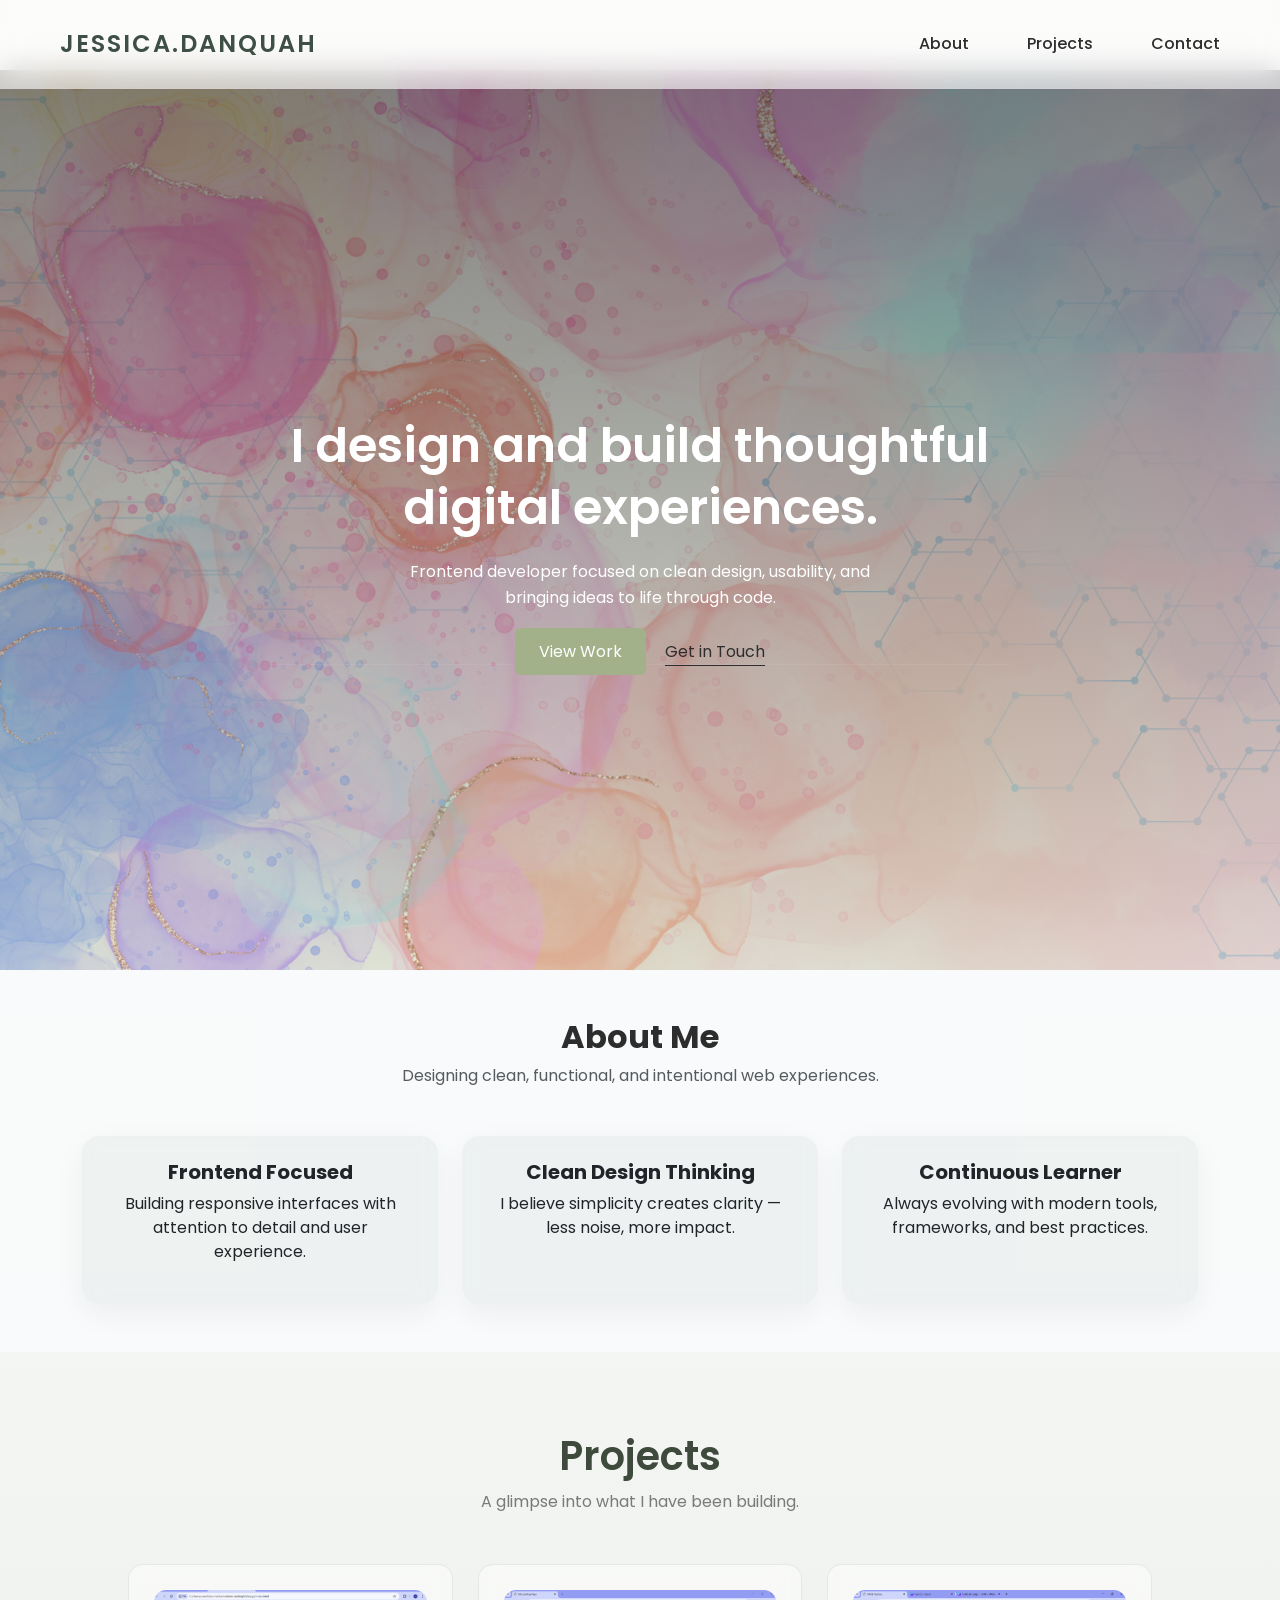
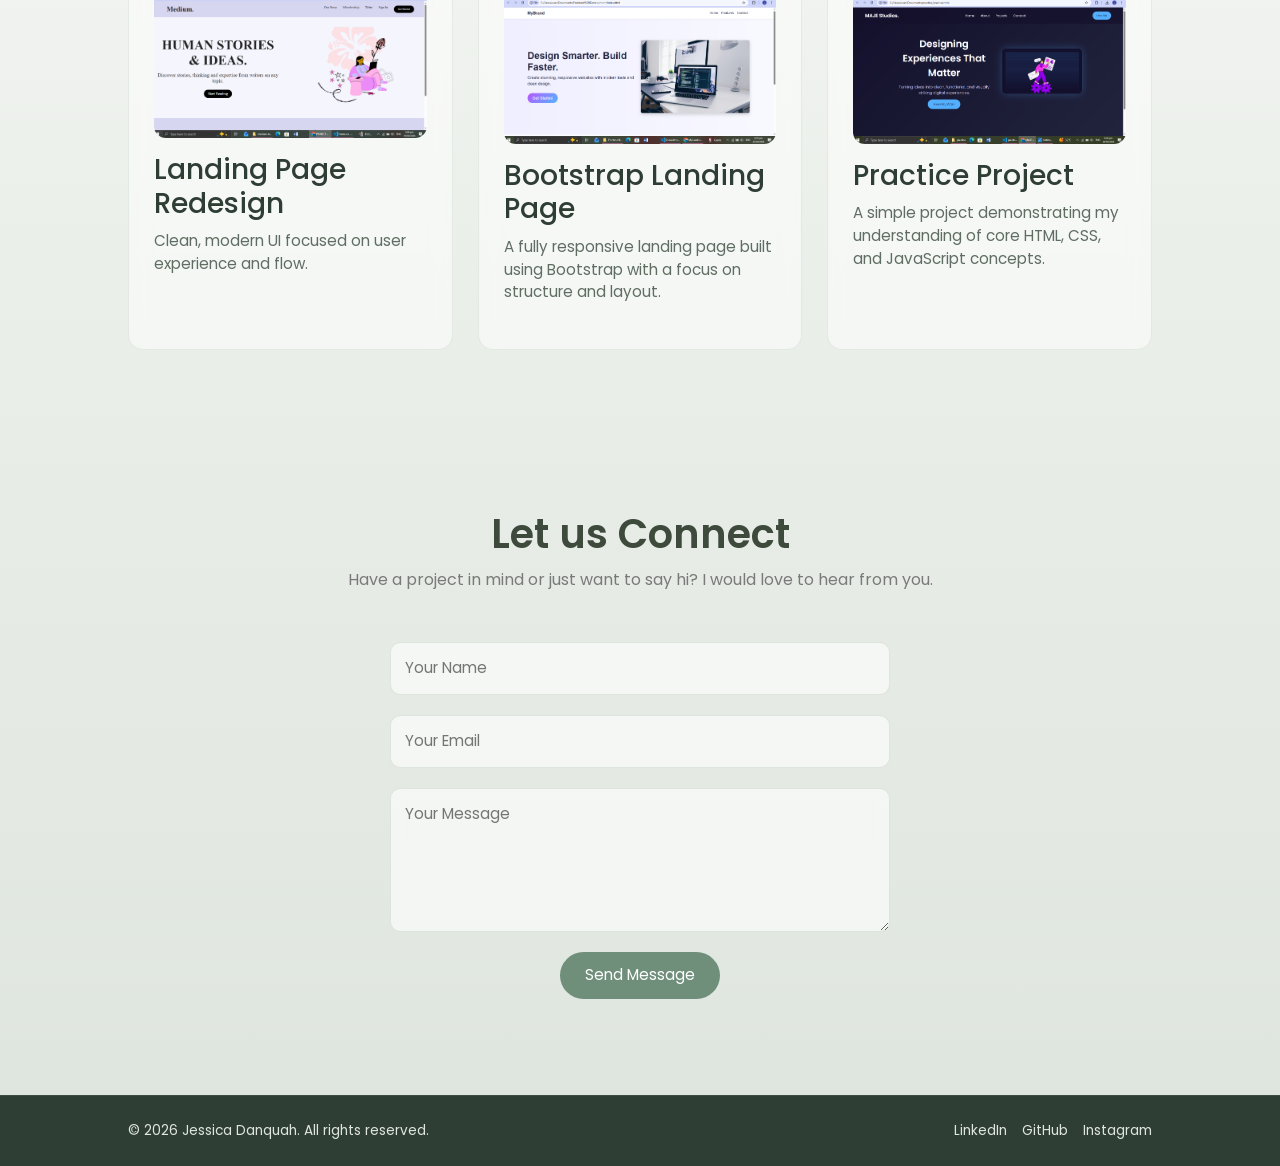
<file: index.html>
<!DOCTYPE html>
<html lang="en">
<head>
  <meta charset="UTF-8">
  <meta name="viewport" content="width=device-width, initial-scale=1.0">
  <title>Portfolio</title>

  <!-- Google Font -->
  <link href="https://fonts.googleapis.com/css2?family=Poppins:wght@300;500;600&display=swap" rel="stylesheet">

<!--Bootsrap-->
  <link href="https://cdn.jsdelivr.net/npm/bootstrap@5.3.3/dist/css/bootstrap.min.css" rel="stylesheet">

  <!-- CSS -->
  <link rel="stylesheet" href="style.css">
</head>

<body>

<!-- NAVBAR -->
<nav class="navbar">
  <div class="nav-container">

    <div class="logo">
      JESSICA.DANQUAH
    </div>

     <div class="menu-toggle" id="menu-toggle">☰</div>

    <div class="nav-links" id="nav-links">
     <a href="about.html">About</a>
      <a href="projects.html">Projects</a>
      <a href="contact.html">Contact</a>
    </div>

  </div>
</nav>


<section class="hero">
  <div class="hero-container">

    <h1>
      I design and build thoughtful
      digital experiences.
    </h1>

    <p>
      Frontend developer focused on clean design, usability, and bringing ideas to life through code.
    </p>

    <div class="hero-buttons">
      <a href="projects.html" class="btn-primary">View Work</a>
      <a href="contact.html" class="btn-secondary">Get in Touch</a>
    </div>

  </div>
</section>


<section class="about-Section py-5">
  <div class="container">

    <div class="text-center mb-5">
      <h2 class="fw-bold">About Me</h2>
      <p class="text-muted">Designing clean, functional, and intentional web experiences.</p>
    </div>

    <div class="row g-4">

      <!-- Card 1 -->
      <div class="col-md-4">
        <div class="card about-Card h-100 text-center p-4">
          <h5 class="fw-bold">Frontend Focused</h5>
          <p>Building responsive interfaces with attention to detail and user experience.</p>
        </div>
      </div>

      <!-- Card 2 -->
      <div class="col-md-4">
        <div class="card about-Card h-100 text-center p-4">
          <h5 class="fw-bold">Clean Design Thinking</h5>
          <p>I believe simplicity creates clarity — less noise, more impact.</p>
        </div>
      </div>

      <!-- Card 3 -->
      <div class="col-md-4">
        <div class="card about-Card h-100 text-center p-4">
          <h5 class="fw-bold">Continuous Learner</h5>
          <p>Always evolving with modern tools, frameworks, and best practices.</p>
        </div>
      </div>

    </div>
  </div>
</section>

<section class="projects" id="projects">
  <div class="projects-container">
    <h2 class="section-title">Projects</h2>
    <p class="section-subtitle">A glimpse into what I have been building.</p>

    <div class="projects-grid">

      <!-- PROJECT 1 -->
      <div class="project-card">
        <div class="project-image">
          <img src="images\Screenshot 2026-03-19 170113.png" alt="Landing Page Redesign">
          <div class="overlay">
            <a href="projects.html" class="overlay-btn">View Project</a>
          </div>
        </div>
        <div class="project-content">
          <h3>Landing Page Redesign</h3>
          <p>Clean, modern UI focused on user experience and flow.</p>
        </div>
      </div>

      <!-- PROJECT 2 -->
      <div class="project-card">
        <div class="project-image">
          <img src="images\Screenshot (2).png" alt="JavaScript Calculator">
          <div class="overlay">
            <a href="projects.html" class="overlay-btn">View Project</a>
          </div>
        </div>
        <div class="project-content">
          <h3>Bootstrap Landing Page</h3>
          <p> A fully responsive landing page built using Bootstrap with a focus on structure and layout.</p>
        </div>
      </div>

      <!-- PROJECT 3 -->
      <div class="project-card">
        <div class="project-image">
          <img src="images\Screenshot (1).png" alt="Portfolio Website">
          <div class="overlay">
            <a href="projects.html" class="overlay-btn">View Project</a>
          </div>
        </div>
        <div class="project-content">
          <h3>Practice Project</h3>
          <p>
            A simple project demonstrating my understanding of core HTML, CSS, and JavaScript concepts.
          </p>
        </div>
      </div>
    </div>
  </div>
</section>

<!-- CONTACT SECTION -->
<section class="contact" id="contact">
  <div class="contact-container">
    <h2 class="section-title">Let us Connect</h2>
    <p class="section-subtitle">
      Have a project in mind or just want to say hi? I would love to hear from you.
    </p>

    <form class="contact-form">
      <div class="input-group">
        <input type="text" placeholder="Your Name" required>
      </div>

      <div class="input-group">
        <input type="email" placeholder="Your Email" required>
      </div>

      <div class="input-group">
        <textarea rows="5" placeholder="Your Message" required></textarea>
      </div>

      <button type="submit" class="contact-btn">Send Message</button>
      <p class="form-message"></p>
    </form>
  </div>
</section>

<!-- FOOTER -->
<footer class="footer">
  <div class="footer-container">
    <p>© 2026 Jessica Danquah. All rights reserved.</p>

    <div class="socials">
      <a href="#">LinkedIn</a>
      <a href="#">GitHub</a>
      <a href="#">Instagram</a>
    </div>
  </div>
</footer>
<script src="script.js"></script>
</body>
</html>
</file>
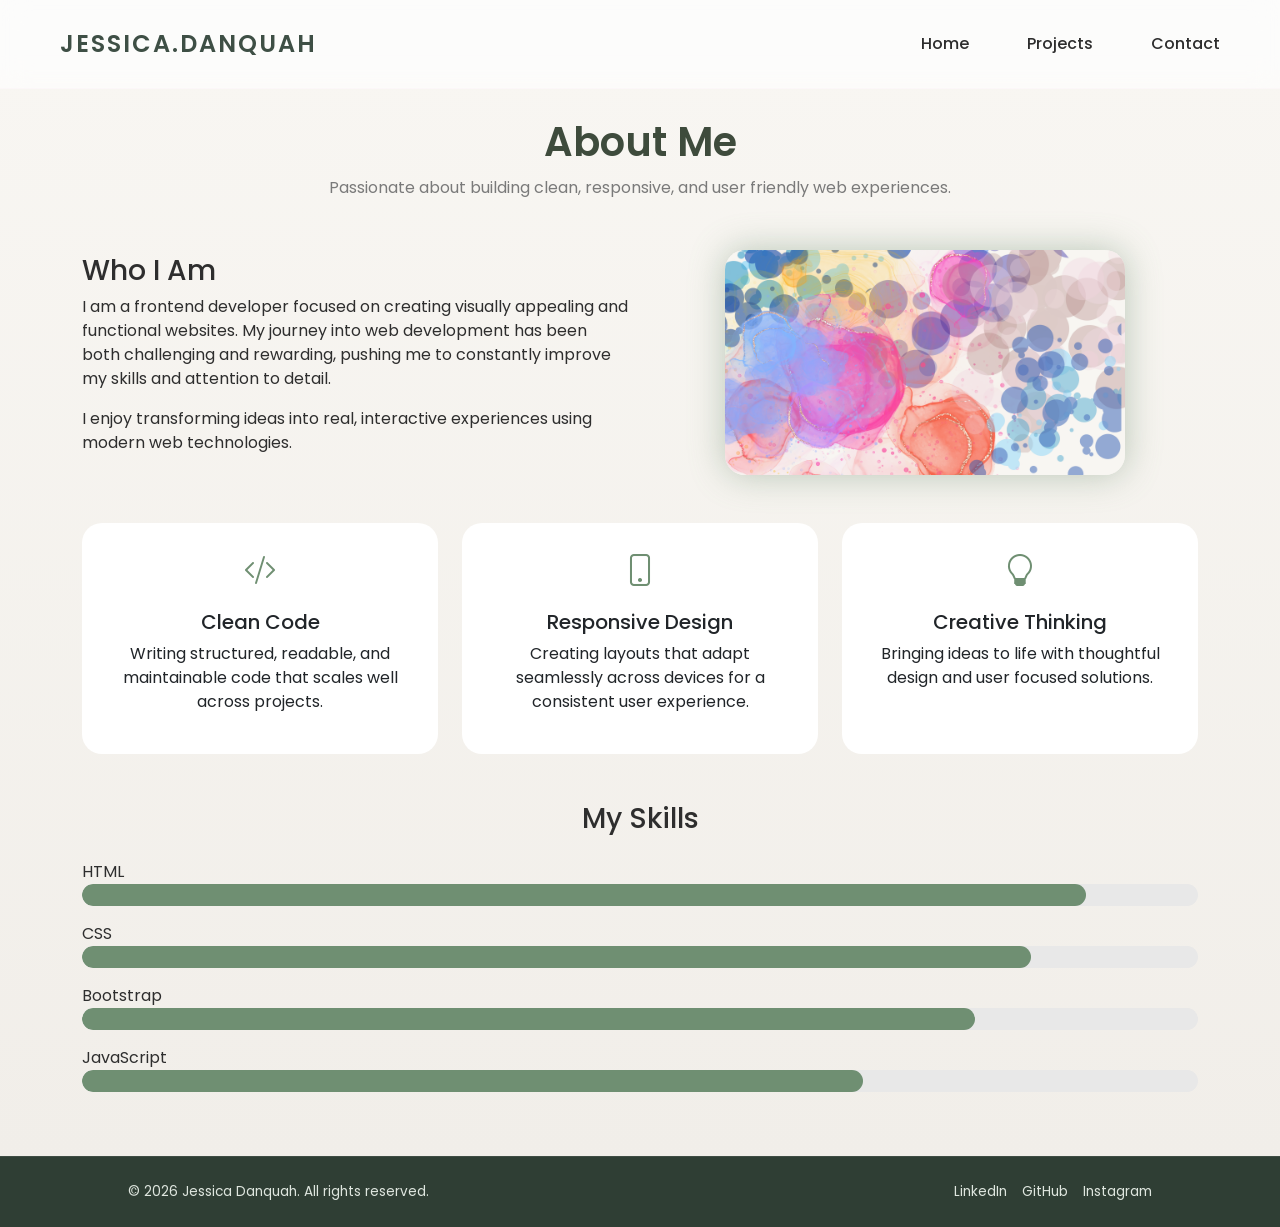
<file: about.html>
<!DOCTYPE html>
<html lang="en">
<head>
  <meta charset="UTF-8">
  <meta name="viewport" content="width=device-width, initial-scale=1.0">
  <title>About Me</title>

  <link href="https://fonts.googleapis.com/css2?family=Poppins:wght@300;500;600&display=swap" rel="stylesheet">

  <!-- Bootstrap -->
  <link href="https://cdn.jsdelivr.net/npm/bootstrap@5.3.0/dist/css/bootstrap.min.css" rel="stylesheet">

  <!-- Icons -->
  <link rel="stylesheet" href="https://cdn.jsdelivr.net/npm/bootstrap-icons@1.11.1/font/bootstrap-icons.css">

  <link rel="stylesheet" href="style.css">
</head>

<body>
  <nav class="navbar">
  <div class="nav-container">

    <div class="logo">
      JESSICA.DANQUAH
    </div>

     <div class="menu-toggle" id="menu-toggle">☰</div>

    <div class="nav-links" id="nav-links">
     <a href="index.html">Home</a>
      <a href="projects.html">Projects</a>
      <a href="contact.html">Contact</a>
    </div>

  </div>
</nav>
    
    <section id="about" class="about-section py-5">
  <div class="container">
    
    <!-- Section Title -->
    <div class="text-center mb-5">
      <h2 class="section-title">About Me</h2>
      <p class="section-subtitle">
        Passionate about building clean, responsive, and user friendly web experiences.
      </p>
    </div>

    <!-- Intro -->
    <div class="row align-items-center mb-5">

  <!-- TEXT -->
  <div class="col-md-6">
    <h3>Who I Am</h3>
    <p>
      I am a frontend developer focused on creating visually appealing and functional websites. 
      My journey into web development has been both challenging and rewarding, pushing me to constantly improve my skills and attention to detail.
    </p>
    <p>
      I enjoy transforming ideas into real, interactive experiences using modern web technologies.
    </p>
  </div>

  <!-- IMAGE -->
  <div class="col-md-6 text-center">
    <img src="images\Untitled design (6).png" alt="Profile Image" class="about-img img-fluid">
  </div>

</div>

    <!-- Strengths -->
    <div class="row g-4 mb-5">
      
      <div class="col-md-4">
        <div class="card about-card h-100 text-center p-4">
          <i class="bi bi-code-slash about-icon"></i>
          <h5>Clean Code</h5>
          <p>
            Writing structured, readable, and maintainable code that scales well across projects.
          </p>
        </div>
      </div>

      <div class="col-md-4">
        <div class="card about-card h-100 text-center p-4">
          <i class="bi bi-phone about-icon"></i>
          <h5>Responsive Design</h5>
          <p>
            Creating layouts that adapt seamlessly across devices for a consistent user experience.
          </p>
        </div>
      </div>

      <div class="col-md-4">
        <div class="card about-card h-100 text-center p-4">
          <i class="bi bi-lightbulb about-icon"></i>
          <h5>Creative Thinking</h5>
          <p>
            Bringing ideas to life with thoughtful design and user focused solutions.
          </p>
        </div>
      </div>

    </div>

    <!-- Skills -->
    <div class="skills-section mt-5">
  <h3 class="text-center mb-4">My Skills</h3>

  <div class="mb-3">
    <label>HTML</label>
    <div class="progress">
      <div class="progress-bar" style="width: 90%;"></div>
    </div>
  </div>

  <div class="mb-3">
    <label>CSS</label>
    <div class="progress">
      <div class="progress-bar" style="width: 85%;"></div>
    </div>
  </div>

  <div class="mb-3">
    <label>Bootstrap</label>
    <div class="progress">
      <div class="progress-bar" style="width: 80%;"></div>
    </div>
  </div>

  <div class="mb-3">
    <label>JavaScript</label>
    <div class="progress">
      <div class="progress-bar" style="width: 70%;"></div>
    </div>
  </div>
</div>
    </div>

  </div>
  </section>

  <footer class="footer">
  <div class="footer-container">
    <p>© 2026 Jessica Danquah. All rights reserved.</p>

    <div class="socials">
      <a href="#">LinkedIn</a>
      <a href="#">GitHub</a>
      <a href="#">Instagram</a>
    </div>
  </div>
</footer>
<script src="script.js"></script>
</body>
</html>
</file>
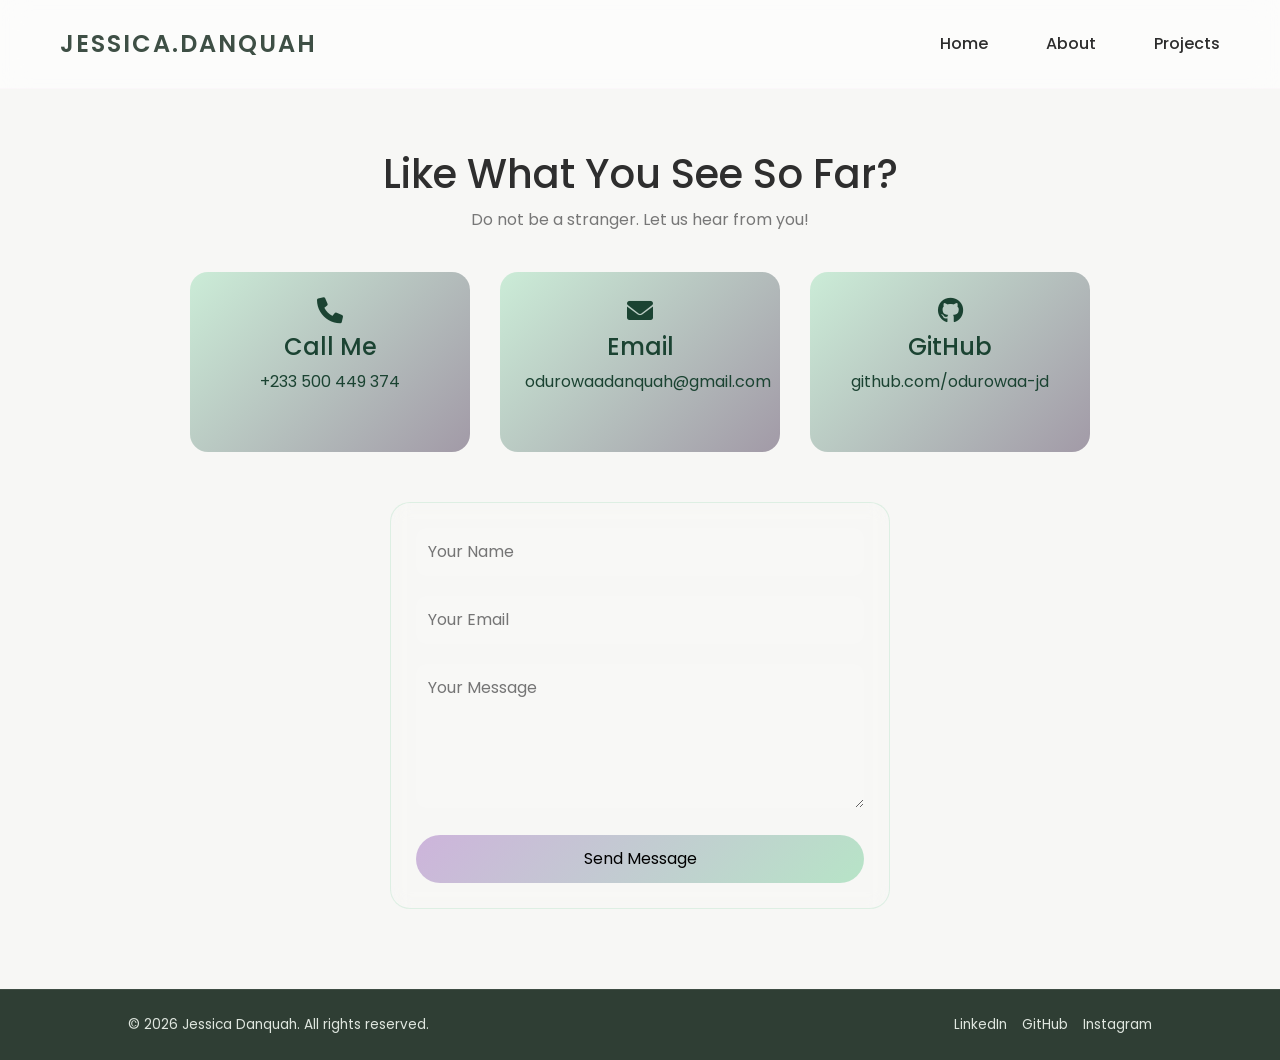
<file: contact.html>
<!DOCTYPE html>
<html lang="en">
<head>
  <meta charset="UTF-8">
  <meta name="viewport" content="width=device-width, initial-scale=1.0">
  <title>Contact Page.</title>

  <!-- Google Font -->
  <link href="https://fonts.googleapis.com/css2?family=Poppins:wght@300;500;600&display=swap" rel="stylesheet">

<!--Bootsrap-->
  <link href="https://cdn.jsdelivr.net/npm/bootstrap@5.3.3/dist/css/bootstrap.min.css" rel="stylesheet">

  <!--Icons-->
  <link rel="stylesheet" href="https://cdnjs.cloudflare.com/ajax/libs/font-awesome/6.0.0/css/all.min.css">

  <!-- CSS -->
  <link rel="stylesheet" href="style2.css">
</head>

<body>

<!-- NAVBAR -->
<nav class="navbar">
  <div class="nav-container">

    <div class="logo">
      JESSICA.DANQUAH
    </div>

     <div class="menu-toggle" id="menu-toggle">☰</div>

    <div class="nav-links" id="nav-links">
     <a href="index.html">Home</a>
      <a href="about.html">About</a>
      <a href="projects.html">Projects</a>
    </div>

  </div>
</nav>

<section class="contact-section" id="contact">
  <div class="container">
    
    <!-- Heading -->
    <h2 class="contact-title">Like What You See So Far?</h2>
    <p class="contact-subtitle">
      Do not be a stranger. Let us hear from you!
    </p>

    <!-- Contact Cards -->
   <div class="contact-cards">

  <a href="tel:+233500449374" class="contact-card">
    <i class="fas fa-phone"></i>
    <h4>Call Me</h4>
    <p>+233 500 449 374</p>
  </a>

  <a href="mailto:odurowaadanquah@gmail.com" class="contact-card">
    <i class="fas fa-envelope"></i>
    <h4>Email</h4>
    <p>odurowaadanquah@gmail.com</p>
  </a>

  <a href="https://github.com/odurowaa-jd" target="_blank" class="contact-card">
    <i class="fab fa-github"></i>
    <h4>GitHub</h4>
    <p>github.com/odurowaa-jd</p>
  </a>

</div>


    <!-- Contact Form -->
    <form id="contactForm" class="contact-form">
      
      <div class="form-group">
        <input type="text" id="name" placeholder="Your Name">
        <small class="error"></small>
      </div>

      <div class="form-group">
        <input type="email" id="email" placeholder="Your Email">
        <small class="error"></small>
      </div>

      <div class="form-group">
        <textarea id="message" rows="5" placeholder="Your Message"></textarea>
        <small class="error"></small>
      </div>

      <button type="submit" class="btn-submit">Send Message</button>

    </form>

    <div id="successMessage" class="success-message">
  <div class="success-content">
    <div class="checkmark"></div>
    <h3>Message Sent!</h3>
    <p>Thanks for reaching out. I will get back to you soon ✨</p>
  </div>
</div>

  </div>
</section>

<!-- FOOTER -->
<footer class="footer">
  <div class="footer-container">
    <p>© 2026 Jessica Danquah. All rights reserved.</p>

    <div class="socials">
      <a href="#">LinkedIn</a>
      <a href="#">GitHub</a>
      <a href="#">Instagram</a>
    </div>
  </div>
</footer>
<script src="script.js"></script>
</body>
</html>
</file>
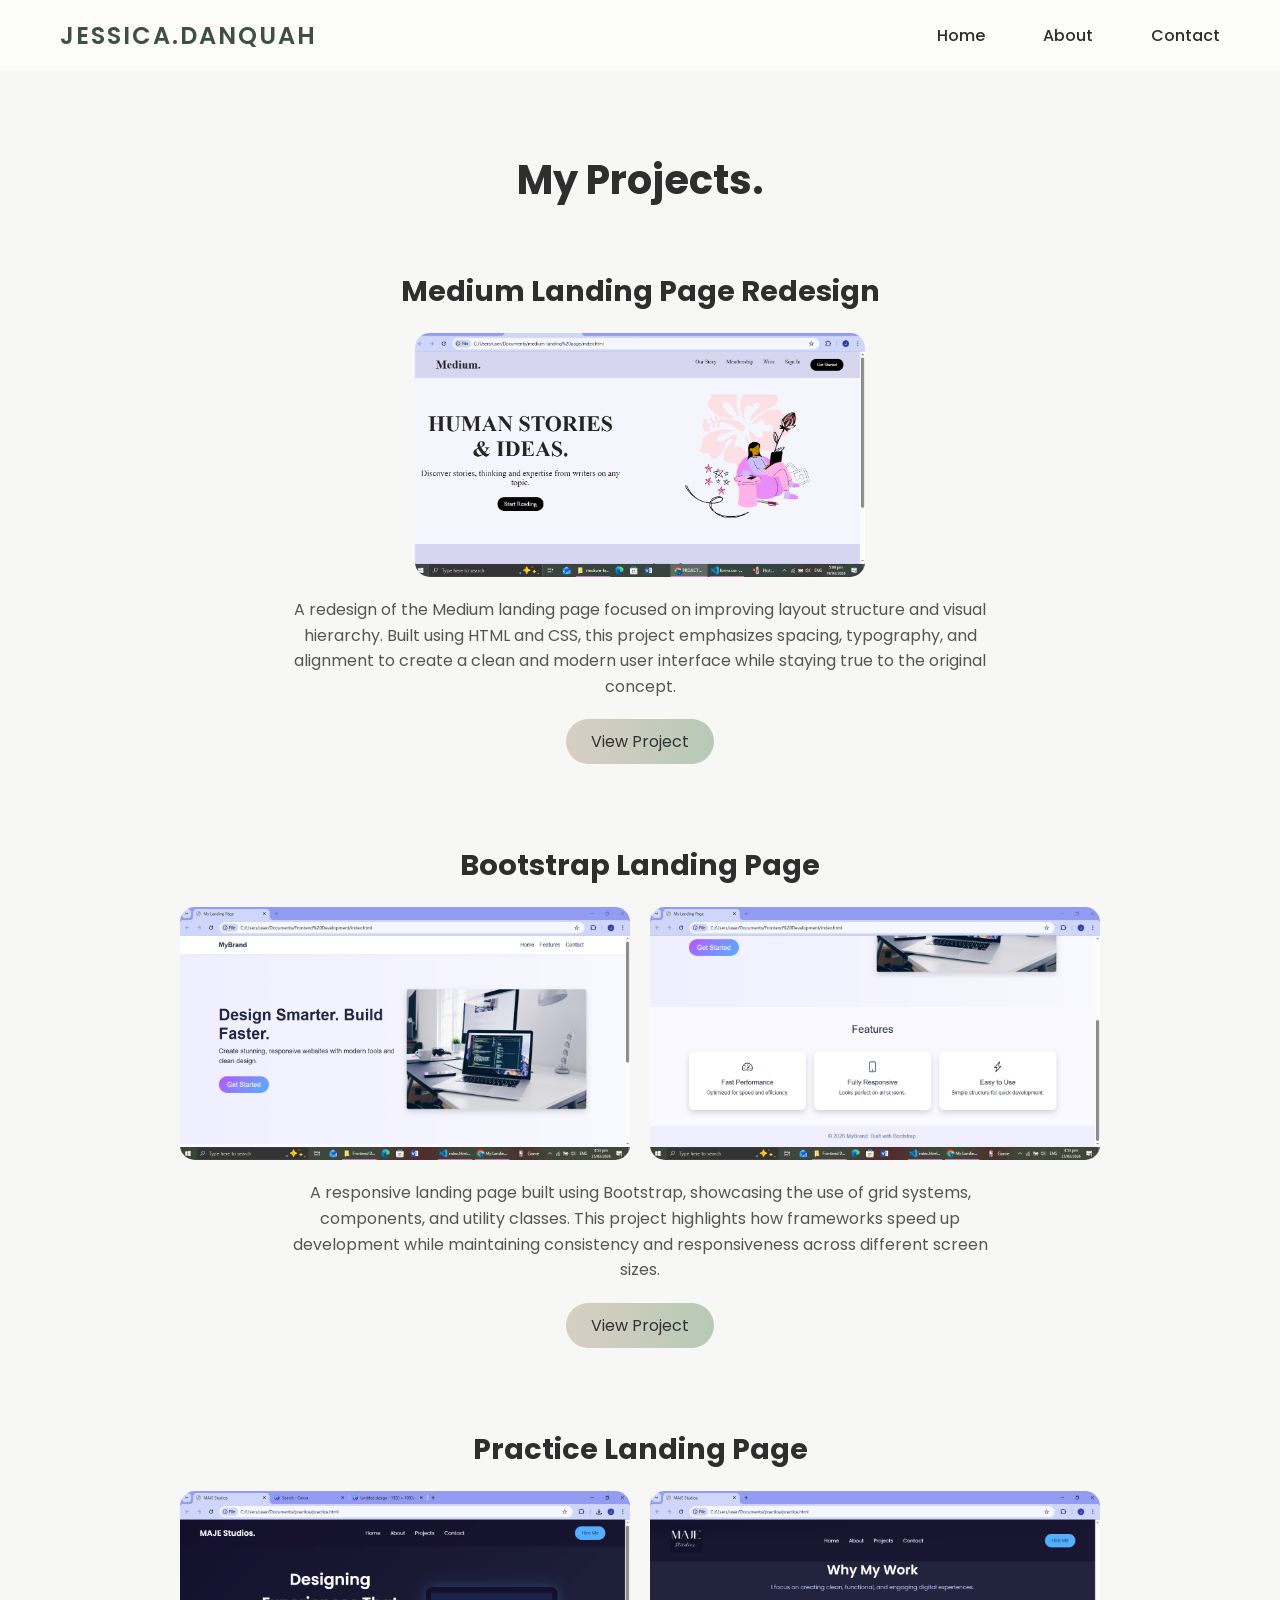
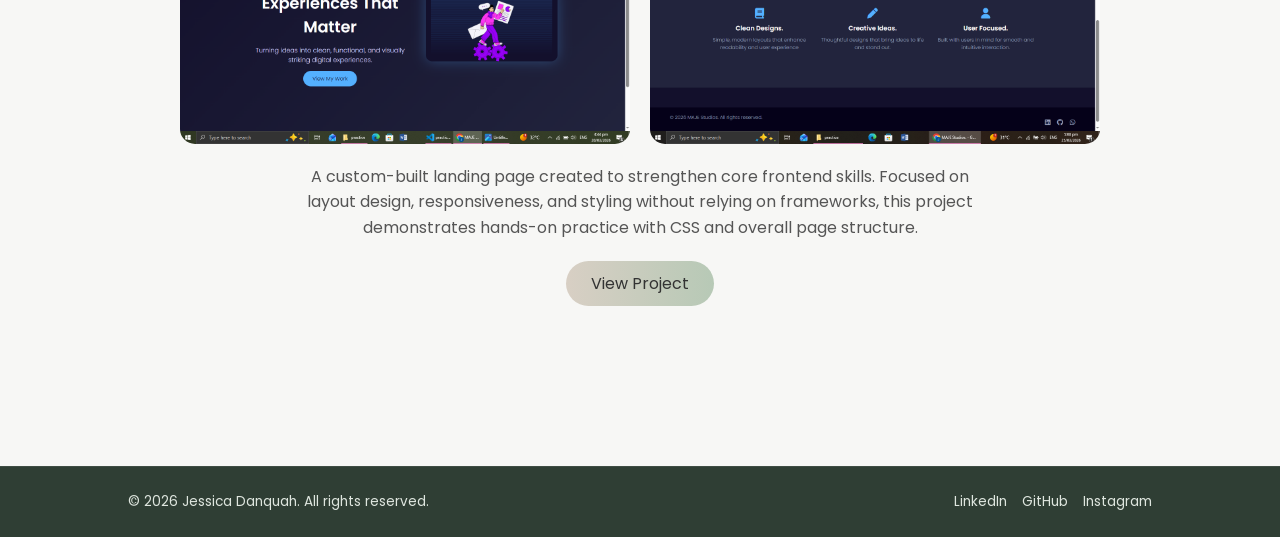
<file: projects.html>
<!DOCTYPE html>
<html lang="en">
<head>
  <meta charset="UTF-8">
  <meta name="viewport" content="width=device-width, initial-scale=1.0">
  <title>Projects</title>

  <link href="https://fonts.googleapis.com/css2?family=Poppins:wght@300;500;600&display=swap" rel="stylesheet">

  <!-- Icons -->
  <link rel="stylesheet" href="https://cdn.jsdelivr.net/npm/bootstrap-icons@1.11.1/font/bootstrap-icons.css">

  <link rel="stylesheet" href="style2.css">
</head>

<body>
  <nav class="navbar">
  <div class="nav-container">

    <div class="logo">
      JESSICA.DANQUAH
    </div>

     <div class="menu-toggle" id="menu-toggle">☰</div>

    <div class="nav-links" id="nav-links">
     <a href="index.html">Home</a>
      <a href="about.html">About</a>
      <a href="contact.html">Contact</a>
    </div>

  </div>
</nav>

<section class="projects">
  <h2 class="section-title">My Projects.</h2>

  <!-- PROJECT 1 -->
  <div class="project">
  <h3>Medium Landing Page Redesign</h3>

  <div class="project-images">
    <img src="images\Screenshot 2026-03-19 170113.png" alt="">
  </div>

  <p>
    A redesign of the Medium landing page focused on improving layout structure and visual hierarchy. 
    Built using HTML and CSS, this project emphasizes spacing, typography, and alignment to create a clean 
    and modern user interface while staying true to the original concept.
  </p>

  <a href="https://odurowaa-jd.github.io/Medium-Landing-Page/" target="_blank" class="btn">
    View Project
  </a>
</div>

  <!-- PROJECT 2 -->
  <div class="project">
  <h3>Bootstrap Landing Page</h3>

  <div class="project-images">
    <img src="images\Screenshot (2).png" alt="">
    <img src="images\Screenshot (3).png" alt="">
  </div>

  <p>
    A responsive landing page built using Bootstrap, showcasing the use of grid systems, components, 
    and utility classes. This project highlights how frameworks speed up development while maintaining 
    consistency and responsiveness across different screen sizes.
  </p>

  <a href="https://odurowaa-jd.github.io/Bootsrap-Landing-Page/" target="_blank" class="btn">
    View Project
  </a>
</div>

  <!-- PROJECT 3 -->
  <div class="project">
  <h3>Practice Landing Page</h3>

  <div class="project-images">
    <img src="images\Screenshot (1).png" alt="">
    <img src="images\Screenshot (11).png" alt="">
  </div>

  <p>
    A custom-built landing page created to strengthen core frontend skills. 
    Focused on layout design, responsiveness, and styling without relying on frameworks, 
    this project demonstrates hands-on practice with CSS and overall page structure.
  </p>

  <a href="https://odurowaa-jd.github.io/Practice-Landing-Page./" target="_blank" class="btn">
    View Project
  </a>
</div>
</section>
<footer class="footer">
  <div class="footer-container">
    <p>© 2026 Jessica Danquah. All rights reserved.</p>

    <div class="socials">
      <a href="#">LinkedIn</a>
      <a href="#">GitHub</a>
      <a href="#">Instagram</a>
    </div>
  </div>
</footer>
<script src="script.js"></script>
</body>
</html>
</file>
<file: style.css>
/* HOMEPAGE*/
* {
  margin: 0;
  padding: 0;
  box-sizing: border-box;
}

/* BODY */
body {
  font-family: 'Poppins', sans-serif;
  background: #F7F7F5;
  color: #2E2E2E;
  padding-top: 70px;
}

/* NAVBAR */
.navbar {
  position: fixed;
  top: 0;
  left: 0;
  width: 100%;
  z-index: 1000;

  background: rgba(255, 255, 255, 0.6); 
  backdrop-filter: blur(14px);
  -webkit-backdrop-filter: blur(12px);

  border-bottom: 1px solid rgba(240, 204, 235, 0.1);
}

/* CONTAINER */
.nav-container {
  display: flex;
  justify-content: space-between;
  align-items: center;
  width: 100%;

  padding: 18px 60px;
  
}

.nav-links {
  margin-left: auto;
  display: flex;
  gap: 28px;
}

/* LOGO */
.logo {
  font-weight: 600;
  letter-spacing: 2px;

  color: #3e4f45;
  font-size: 1.5rem;
}

/* LINKS */
.nav-links a {
  margin-left: 30px;
  text-decoration: none;

  color: #2d2d2d;
  font-weight: 500;

  position: relative;
  transition: all 0.3s ease;
  
}

/* SUBTLE HOVER */
.nav-links a::after {
  content: "";
  position: absolute;
  left: 0;
  bottom: -5px;

  width: 0%;
  height: 2px;

  background: #6f8f7a; 

  transition: width 0.3s ease;
}

.nav-links a:hover::after {
  width: 100%;
}

.menu-toggle {
  display: none;
  font-size: 1.5rem;
  cursor: pointer;
  margin-left: 30px;
}

/* HERO SECTION */
.hero {
  min-height: 100vh;
  display: flex;
  align-items: center;
  justify-content: center; 
  text-align: center;
  position: relative;
  padding: 100px 0 60px;

  background: 
  linear-gradient(rgba(46, 46, 46, 0.6), rgba(163, 177, 138, 0.3)),
  url("images/hero-bg.png");
  
  background-size: cover;
  background-position: center;
  background-repeat: no-repeat;
  color: white;
}

/* CONTAINER */
.hero-container {
  max-width: 1000px;
  padding: 0 20px;
  border-bottom: 1px solid rgba(240, 204, 235, 0.1);
}
/* HEADLINE */
.hero h1 {
  font-size: 3rem;
  font-weight: 600;
  line-height: 1.3;
  max-width: 700px;
  color: #ffffff;
}

/* SUBTEXT */
.hero p {
  margin: 20px auto 0;
  max-width: 500px;
  color: white;
  line-height: 1.6;
 
}

/* BUTTONS */
.hero-buttons {
  margin-top: 30px;
}

/* PRIMARY BUTTON */
.btn-primary {
  background: #A3B18A;
  color: white;
  padding: 12px 24px;
  text-decoration: none;
  border-radius: 6px;
  margin-right: 15px;
  transition: 0.3s;
}

.btn-primary:hover {
  background: #8f9f78;
}

/* SECONDARY BUTTON */
.btn-secondary {
  color: #2E2E2E;
  text-decoration: none;
  border-bottom: 1px solid #2E2E2E;
  padding-bottom: 2px;
}

/*ABOUT SECTION*/

.about-Section {
  background: rgba(250, 253, 255, 0.6);
}

.about-Section h2 {
  color: #2d2d2d;
}

.about-Card {
  border: none;
  border-radius: 18px;

  background: rgba(111, 143, 122, 0.08); 
  backdrop-filter: blur(10px);

  box-shadow: 0 10px 30px rgba(0,0,0,0.05);

  transition: all 0.3s ease;
}

.about-Card:hover {
  transform: translateY(-8px);

  background: rgba(111, 143, 122, 0.15);
  box-shadow: 0 15px 40px rgba(111, 143, 122, 0.18);
}

html {
  scroll-behavior: smooth;
}

/*PROJECT SECTION*/
.projects {
  padding: 80px 10%;
  background: linear-gradient(to bottom, #f4f6f3, #e8ede7);
}

.section-title {
  font-size: 2.5rem;
  text-align: center;
  color: #2f3e34;
  margin-bottom: 10px;
}

.section-subtitle {
  text-align: center;
  color: #6b7a70;
  margin-bottom: 50px;
}

/* GRID */
.projects-grid {
  display: grid;
  grid-template-columns: repeat(auto-fit, minmax(250px, 1fr));
  gap: 25px;
}

/* CARD */
.project-card {
  background: rgba(255, 255, 255, 0.5);
  backdrop-filter: blur(10px);
  border-radius: 15px;
  padding: 25px;
  transition: 0.3s ease;
  border: 1px solid rgba(200, 210, 200, 0.4);
}

.project-card h3 {
  color: #2f3e34;
  margin-bottom: 10px;
}

.project-card p {
  color: #5f6d63;
  font-size: 0.95rem;
  margin-bottom: 20px;
}

/* HOVER EFFECT */
.project-card:hover {
  transform: translateY(-8px);
  box-shadow: 0 10px 25px rgba(0,0,0,0.08);
}

/* BUTTON */
.project-btn {
  text-decoration: none;
  padding: 10px 18px;
  border-radius: 25px;
  background: #6f8f7b;
  color: white;
  font-size: 0.9rem;
  transition: 0.3s;
}

.project-btn:hover {
  background: #5c7868;
}

/* IMAGE CONTAINER */
.project-image {
  position: relative;
  overflow: hidden;
  border-radius: 12px;
}

.project-image img {
  width: 100%;
  display: block;
  transition: transform 0.4s ease;
}

/* OVERLAY */
.overlay {
  position: absolute;
  top: 0;
  left: 0;
  width: 100%;
  height: 100%;
  background: rgba(47, 62, 52, 0.6);
  display: flex;
  align-items: center;
  justify-content: center;
  opacity: 0;
  transition: 0.3s ease;
  backdrop-filter: blur(4px);
}

/* BUTTON IN OVERLAY */
.overlay-btn {
  text-decoration: none;
  padding: 10px 20px;
  background: #6f8f7b;
  color: white;
  border-radius: 25px;
  font-size: 0.9rem;
  transform: translateY(20px);
  transition: 0.3s ease;
}

/* HOVER EFFECTS */
.project-card:hover img {
  transform: scale(1.1);
}

.project-card:hover .overlay {
  opacity: 1;
}

.project-card:hover .overlay-btn {
  transform: translateY(0);
}

/* CONTENT SPACING */
.project-content {
  margin-top: 15px;
}

/* CONTACT SECTION */
.contact {
  padding: 80px 10%;
  background: linear-gradient(to bottom, #e8ede7, #dfe6df);
  text-align: center;
}

.contact-form {
  max-width: 500px;
  margin: 40px auto 0;
}

.input-group {
  margin-bottom: 20px;
}

/* INPUTS */
.input-group input,
.input-group textarea {
  width: 100%;
  padding: 14px;
  border-radius: 10px;
  border: 1px solid rgba(200, 210, 200, 0.5);
  background: rgba(255, 255, 255, 0.6);
  backdrop-filter: blur(6px);
  font-size: 0.95rem;
  outline: none;
  transition: 0.3s ease;
}

.input-group input:focus,
.input-group textarea:focus {
  border-color: #6f8f7b;
  box-shadow: 0 0 0 2px rgba(111, 143, 123, 0.2);
}

/* BUTTON */
.contact-btn {
  padding: 12px 25px;
  border: none;
  border-radius: 25px;
  background: #6f8f7b;
  color: white;
  font-size: 0.95rem;
  cursor: pointer;
  transition: 0.3s ease;
}

.contact-btn:hover {
  background: #5c7868;
}

/* FOOTER */
.footer {
  width: 100%;
  background: #2f3e34;
  color: #dfe6df;
  padding: 25px 10%;
  box-sizing: border-box;
   border-top: 1px solid rgba(255,255,255,0.08);
}

/* FLEX CONTAINER */
.footer-container {
  display: flex;
  justify-content: space-between;
  align-items: center;
  flex-wrap: wrap; /* KEY for responsiveness */
  gap: 15px;
}

/* TEXT */
.footer p {
  font-size: 0.85rem;
  margin: 0;
}

/* SOCIAL LINKS */
.socials {
  display: flex;
  gap: 15px;
}

.socials a {
  text-decoration: none;
  color: #dfe6df;
  font-size: 0.85rem;
  transition: 0.3s;
}

.socials a:hover {
  color: #a8c1b3;
}

.form-message {
  margin-top: 15px;
  font-size: 0.9rem;
}

/* MOBILE STYLES */
@media (max-width: 768px) {

  .menu-toggle {
    display: block;
  }

  .nav-links {
    position: absolute;
    top: 70px;
    right: 0;
    width: 100%;

    background: rgba(255, 255, 255, 0.9);
    backdrop-filter: blur(10px);

    display: flex;
    flex-direction: column;
    align-items: center;

    max-height: 0;
    overflow: hidden;
    transition: 0.3s ease;
  }

  .nav-links a {
    margin: 15px 0;
    font-size: 1.1rem;
  }

  /* ACTIVE STATE */
  .nav-links.active {
    max-height: 300px;
    padding: 20px 0;
  }

  .hero h1 {
    font-size: 2.2rem;
  }

  .hero p {
    font-size: 0.95rem;
    max-width: 90%;
    margin-left: auto;
    margin-right: auto;
  }

  .hero-buttons {
    display: flex;
    flex-direction: column;
    align-items: center;
  }

  .btn-primary {
    margin-right: 0;
    margin-bottom: 10px;
  }
  
}

@media (max-width: 480px) {
  .hero h1 {
    font-size: 1.8rem;
  }
}

@media (max-width: 600px) {
  .footer-container {
    flex-direction: column;
    text-align: center;
  }

  .socials {
    justify-content: center;
  }
}




/*ABOUT PAGE*/

.about-section {
  background: linear-gradient(to bottom, #f8f6f2, #f1eee9);
}

.about-text,
.about-image {
  flex: 1 1 320px;  
  min-width: 280px;
}

.section-title {
  font-size: 2.5rem;
  font-weight: 600;
  color: #3e4b3c;
}

.section-subtitle {
  color: #7a7a7a;
}

/* Cards */
.about-card {
  border: none;
  border-radius: 20px;
  background: #ffffff;
  transition: 0.3s ease;
}

.about-card:hover {
  transform: translateY(-8px);
  box-shadow: 0 10px 25px rgba(0,0,0,0.08);
}

/* Icons */
.about-icon {
  font-size: 2rem;
  color: #6f8f72;
  margin-bottom: 15px;
}

/* Skills */
.skill-badge {
  display: inline-block;
  padding: 10px 20px;
  border-radius: 25px;
  background: #6f8f72;
  color: white;
  font-size: 0.9rem;
  transition: 0.3s;
}

.skill-badge:hover {
  background: #5c7a60;
}

.skills-wrapper {
  max-width: 600px;
}

/* Outer bar */
.progress {
  height: 22px;
  border-radius: 30px;
  background-color: #e8e8e8;
  overflow: hidden;
}

.progress-bar {
  background-color: #6f8f72;
  border-radius: 30px;
  font-weight: 600;
  display: flex;
  align-items: center;
  justify-content: flex-end;
  padding-right: 12px;
  font-size: 0.85rem;
}

.about-img {
  width: 100%;
  max-width: 400px;
  border-radius: 20px;
  box-shadow: 0 0 35px rgba(111, 143, 114, 0.45);
  transition: 0.3s ease;
}

.about-image img {
  width: 100%;
  max-width: 350px;
  height: auto;
  display: block;
  margin: 0 auto;
  border-radius: 20px;
  box-shadow: 0 10px 30px rgba(0,0,0,0.2);
}

.about-img::after {
  content: "";
  position: absolute;
  inset: 0;
  border-radius: 20px;
  z-index: -1;
}

.about-img {
  box-shadow: 0 0 35px rgba(111, 143, 114, 0.45);
}

.about-img:hover {
  transform: scale(1.03);
  box-shadow: 0 0 55px rgba(111, 143, 114, 0.65);
}

@media (max-width: 768px) {
  .about-img {
    max-width: 350px;
  }
}
</file>
<file: style2.css>
* {
  margin: 0;
  padding: 0;
  box-sizing: border-box;
}

/* BODY */
body {
  font-family: 'Poppins', sans-serif;
  background: #F7F7F5;
  color: #2E2E2E;
  padding-top: 70px;
}

/* NAVBAR */
.navbar {
  position: fixed;
  top: 0;
  left: 0;
  width: 100%;
  z-index: 1000;

  background: rgba(255, 255, 255, 0.6); 
  backdrop-filter: blur(14px);
  -webkit-backdrop-filter: blur(12px);

  border-bottom: 1px solid rgba(240, 204, 235, 0.1);
}

/* CONTAINER */
.nav-container {
  display: flex;
  justify-content: space-between;
  align-items: center;
  width: 100%;

  padding: 18px 60px;
}

.nav-links {
  margin-left: auto;
  display: flex;
  gap: 28px;
}

/* LOGO */
.logo {
  font-weight: 600;
  letter-spacing: 2px;

  color: #3e4f45;
  font-size: 1.5rem;
}

/* LINKS */
.nav-links a {
  margin-left: 30px;
  text-decoration: none;

  color: #2d2d2d;
  font-weight: 500;

  position: relative;
  transition: all 0.3s ease;
  
}

/* SUBTLE HOVER */
.nav-links a::after {
  content: "";
  position: absolute;
  left: 0;
  bottom: -5px;

  width: 0%;
  height: 2px;

  background: #6f8f7a; 

  transition: width 0.3s ease;
}

.nav-links a:hover::after {
  width: 100%;
}

.menu-toggle {
  display: none;
  font-size: 1.5rem;
  cursor: pointer;
  margin-left: 30px;
}

/* MOBILE STYLES */
@media (max-width: 768px) {

  .menu-toggle {
    display: block;
  }

  .nav-links {
    position: absolute;
    top: 70px;
    right: 0;
    width: 100%;

    background: rgba(255, 255, 255, 0.9);
    backdrop-filter: blur(10px);

    display: flex;
    flex-direction: column;
    align-items: center;

    max-height: 0;
    overflow: hidden;
    transition: 0.3s ease;
  }

  .nav-links a {
    margin: 15px 0;
    font-size: 1.1rem;
  }

  /* ACTIVE STATE */
  .nav-links.active {
    max-height: 300px;
    padding: 20px 0;
  }
}

@media (max-width: 600px) {
  .footer-container {
    flex-direction: column;
    text-align: center;
  }

  .socials {
    justify-content: center;
  }

  .footer {
    padding: 15px 8%;
  }

  .footer-container {
    flex-direction: column;
    text-align: center;
    gap: 8px; /* reduces vertical spacing */
  }

  .socials {
    justify-content: center;
    gap: 10px;
  }

  .footer p {
    font-size: 0.8rem;
  }

}



/* PROJECTS PAGE */
.projects {
  padding: 80px 20px;
  max-width: 1100px;
  margin: auto;
}

/* TITLE */
.section-title {
  text-align: center;
  font-size: 2.5rem;
  margin-bottom: 60px;
}

/* EACH PROJECT */
.project {
  margin-bottom: 80px;
  text-align: center;
}

/* PROJECT TITLE */
.project h3 {
  font-size: 1.8rem;
  margin-bottom: 20px;
}

/* IMAGE ROW */
.project-images {
  display: flex;
  justify-content: center;
  gap: 20px;
  margin-bottom: 20px;
  flex-wrap: wrap;
}

/* IMAGES */
.project-images img {
  width: 450px; 
  max-width: 100%;
  border-radius: 15px;
  transition: 0.4s ease;
  cursor: pointer;
  display: block;
}

.project-images img:hover {
  transform: scale(1.06); 
  box-shadow: 0 15px 35px rgba(0,0,0,0.25);
}

/* DESCRIPTION */
.project p {
  max-width: 700px;
  margin: 0 auto 20px;
  line-height: 1.6;
  color: #555;
}

/* BUTTON */
.btn {
  display: inline-block;
  padding: 10px 25px;
  border-radius: 25px;
  background: linear-gradient(to right, #d8cfc4, #b7c9b6);
  color: #333;
  text-decoration: none;
  transition: 0.3s ease;
}

/* BUTTON HOVER */
.btn:hover {
  transform: translateY(-3px);
  box-shadow: 0 8px 15px rgba(0,0,0,0.15);
}

.footer {
  width: 100%;
  background: #2f3e34;
  color: #dfe6df;
  padding: 25px 10%;
  box-sizing: border-box;
   border-top: 1px solid rgba(255,255,255,0.08);
}

/* FLEX CONTAINER */
.footer-container {
  display: flex;
  justify-content: space-between;
  align-items: center;
  flex-wrap: wrap; /* KEY for responsiveness */
  gap: 15px;
}

/* TEXT */
.footer p {
  font-size: 0.85rem;
  margin: 0;
}

/* SOCIAL LINKS */
.socials {
  display: flex;
  gap: 15px;
}

.socials a {
  text-decoration: none;
  color: #dfe6df;
  font-size: 0.85rem;
  transition: 0.3s;
}

.socials a:hover {
  color: #a8c1b3;
}



/*CONTACT PAGE*/

.contact-section {
  padding: 80px 20px;
  text-align: center; 
  overflow: hidden;
}

.contact-title {
  font-size: 2.5rem;
  margin-bottom: 10px;
}

.contact-subtitle {
  color: #777;
  margin-bottom: 40px;
}

/* Cards */
.contact-cards {
  display: flex;
  justify-content: center;
  gap: 30px;
  margin-bottom: 50px;
  flex-wrap: wrap;
}

.contact-card {
  background: linear-gradient(135deg, #cbecd7, #a29aa7);
  color: #1b4332;
  padding: 25px;
  border-radius: 18px;
  transition: 0.3s ease;
  width: 220px;
  position: relative;
  overflow: hidden;
   flex: 1 1 250px; 
  max-width: 300px;
   text-decoration: none;
  display: block;
  cursor: pointer;
  flex: 1 1 250px;
  max-width: 280px;
}

.contact-card:active {
  transform: scale(0.97);
}

/* Soft glow effect */
.contact-card::before {
  content: "";
  position: absolute;
  width: 150%;
  height: 150%;
  top: -50%;
  left: -50%;
  background: rgba(255,255,255,0.2);
  transform: rotate(25deg);
  opacity: 0;
  transition: 0.4s;
}

/* Hover effect */
.contact-card:hover::before {
  opacity: 1;
}

.contact-card:hover {
  transform: translateY(-8px) scale(1.03);
  box-shadow: 0 15px 35px rgba(0,0,0,0.15);
}

.contact-card::after {
  content: "Click to open";
  font-size: 0.7rem;
  opacity: 0;
  display: block;
  margin-top: 8px;
  transition: 0.3s;
}

.contact-card:hover::after {
  opacity: 0.7;
}

/* Icons */
.contact-card i {
  font-size: 26px;
  margin-bottom: 10px;
  color: #1b4332;
}


/* Form */
.contact-form {
  max-width: 500px;
  margin: auto;
  padding: 25px;
  border-radius: 20px;

  /* Soft themed border */
  border: 1px solid rgba(183, 228, 199, 0.4);

  /* Glass feel */
  background: rgba(255, 255, 255, 0.05);
  backdrop-filter: blur(10px);

  /*Smooth animation */
  transition: all 0.3s ease;
}

/* Hover effect */
.contact-form:hover {
  transform: scale(1.02);
  border: 1px solid rgba(183, 228, 199, 0.8);
  box-shadow: 0 15px 40px rgba(183, 228, 199, 0.2);
}

.contact-form:focus-within {
  transform: scale(1.02);
  border: 1px solid #b7e4c7;
  box-shadow: 0 15px 40px rgba(183, 228, 199, 0.25);
}

.form-group {
  margin-bottom: 20px;
  text-align: left;
}

.contact-form input,
.contact-form textarea {
  width: 100%;
  padding: 12px;
  border-radius: 10px;
  border: none;
  outline: none;
  background: rgba(255,255,255,0.08);
}

.btn-submit {
  width: 100%;
  padding: 12px;
  border: none;
  border-radius: 25px;
  cursor: pointer;
  background: linear-gradient(135deg, #cdb4db, #b7e4c7);
  transition: 0.3s;
}

.btn-submit:hover {
  opacity: 0.9;
}

.error {
  color: #ff6b6b;
  font-size: 0.8rem;
}

/* Success Message Container */
.success-message {
  position: fixed;
  top: 0;
  left: 0;
  width: 100%;
  height: 100%;
  background: rgba(0,0,0,0.4);
  display: flex;
  align-items: center;
  justify-content: center;
  opacity: 0;
  pointer-events: none;
  transition: 0.4s ease;
  z-index: 1000;
}

/* Show state */
.success-message.show {
  opacity: 1;
  pointer-events: all;
}

/* Content Box */
.success-content {
  background: rgba(255,255,255,0.08);
  backdrop-filter: blur(12px);
  padding: 40px;
  border-radius: 20px;
  text-align: center;
  transform: scale(0.8);
  transition: 0.3s ease;
}

.success-message.show .success-content {
  transform: scale(1);
}

/* Checkmark Animation */
.checkmark {
  width: 60px;
  height: 60px;
  border-radius: 50%;
  border: 3px solid #b7e4c7;
  margin: 0 auto 15px;
  position: relative;
}

.checkmark::after {
  content: "";
  position: absolute;
  left: 16px;
  top: 8px;
  width: 15px;
  height: 30px;
  border-right: 3px solid #b7e4c7;
  border-bottom: 3px solid #b7e4c7;
  transform: rotate(45deg) scale(0);
  animation: checkAnim 0.4s ease forwards;
  animation-delay: 0.2s;
}

@keyframes checkAnim {
  to {
    transform: rotate(45deg) scale(1);
  }
}

/* Success Message Container */
.success-message {
  position: fixed;
  top: 0;
  left: 0;
  width: 100%;
  height: 100%;
  background: rgba(0,0,0,0.4);
  display: flex;
  align-items: center;
  justify-content: center;
  opacity: 0;
  pointer-events: none;
  transition: 0.4s ease;
  z-index: 1000;
}

/* Show state */
.success-message.show {
  opacity: 1;
  pointer-events: all;
}

/* Content Box */
.success-content {
  background: rgba(255,255,255,0.08);
  backdrop-filter: blur(12px);
  padding: 40px;
  border-radius: 20px;
  text-align: center;
  transform: scale(0.8);
  transition: 0.3s ease;
}

.success-message.show .success-content {
  transform: scale(1);
}

/* Checkmark Animation */
.checkmark {
  width: 60px;
  height: 60px;
  border-radius: 50%;
  border: 3px solid #b7e4c7;
  margin: 0 auto 15px;
  position: relative;
}

.checkmark::after {
  content: "";
  position: absolute;
  left: 16px;
  top: 8px;
  width: 15px;
  height: 30px;
  border-right: 3px solid #b7e4c7;
  border-bottom: 3px solid #b7e4c7;
  transform: rotate(45deg) scale(0);
  animation: checkAnim 0.4s ease forwards;
  animation-delay: 0.2s;
}

@keyframes checkAnim {
  to {
    transform: rotate(45deg) scale(1);
  }
}

@media (max-width: 768px) {
  .contact-cards {
    flex-direction: column;
    align-items: center;
    gap: 20px;
  }

  .contact-card {
    width: 90%;
    max-width: 350px;
    display: flex;
    flex-direction: column;
    justify-content: center; 
    align-items: center;     
    text-align: center;

    min-height: 180px; 
  }

  .contact-form {
    width: 90%;
    padding: 20px;
  }

  .contact-title {
    font-size: 2rem;
  }

  .contact-subtitle {
    font-size: 0.95rem;
    padding: 0 10px;
  }

  .contact-form:hover {
    transform: none;
  }

  .contact-card:hover {
    transform: none;
  }

   .btn-submit {
    padding: 14px;
    font-size: 1rem;
  }

  .contact-card {
    padding: 20px;
  }
}
</file>
